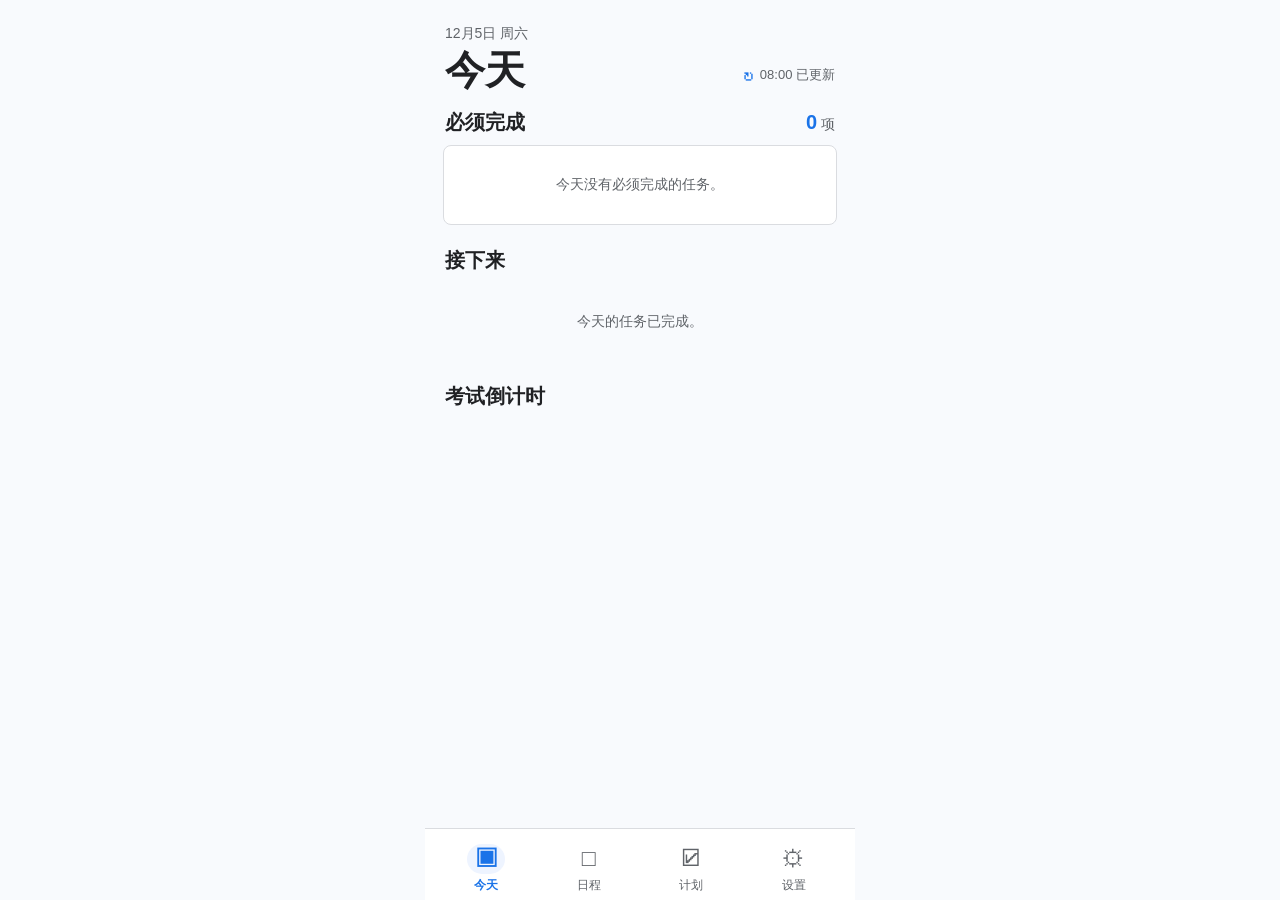
<file: index.html>
<!doctype html>
<html lang="zh-CN">
  <head>
    <meta charset="utf-8">
    <meta name="viewport" content="width=device-width, initial-scale=1, viewport-fit=cover">
    <meta name="theme-color" content="#f8fafd">
    <meta name="apple-mobile-web-app-capable" content="yes">
    <meta name="apple-mobile-web-app-title" content="今日计划">
    <meta name="apple-mobile-web-app-status-bar-style" content="default">
    <title>今日计划</title>
    <link rel="manifest" href="manifest.webmanifest">
    <link rel="icon" href="assets/icon.svg" type="image/svg+xml">
    <link rel="apple-touch-icon" href="assets/apple-touch-icon.png">
    <link rel="stylesheet" href="styles.css">
  </head>
  <body>
    <main class="app-shell">
      <header class="top-bar">
        <div>
          <p class="date-label" id="dateLabel">6月12日 星期五</p>
          <h1 id="pageTitle">今天</h1>
        </div>
        <button class="sync-button" id="refreshPlan" type="button" aria-label="刷新计划">
          <span class="sync-icon" aria-hidden="true">↻</span>
          <span id="syncLabel">08:00 已更新</span>
        </button>
      </header>

      <section class="screen active" id="todayScreen" aria-labelledby="pageTitle">
        <div id="urgentNotice"></div>

        <div class="section-heading">
          <h2>必须完成</h2>
          <span class="count"><strong id="todayCount">3</strong> 项</span>
        </div>
        <div class="task-list" id="todayList"></div>

        <section class="next-section" aria-labelledby="nextTitle">
          <div class="section-heading">
            <h2 id="nextTitle">接下来</h2>
          </div>
          <div id="nextTask"></div>
        </section>

        <section class="countdown-section" aria-labelledby="countdownTitle">
          <div class="section-heading">
            <h2 id="countdownTitle">考试倒计时</h2>
          </div>
          <div class="countdown-grid" id="countdownGrid"></div>
        </section>
      </section>

      <section class="screen" id="scheduleScreen" aria-labelledby="scheduleTitle">
        <div class="screen-heading">
          <h2 id="scheduleTitle">近期日程</h2>
          <p>课程、截止日期和考试集中查看。</p>
        </div>
        <div class="schedule-list" id="scheduleList"></div>
      </section>

      <section class="screen" id="plansScreen" aria-labelledby="plansTitle">
        <div class="screen-heading action-heading">
          <div>
            <h2 id="plansTitle">我的计划</h2>
            <p>考试周结束后也可以继续使用。</p>
          </div>
          <button class="icon-button" id="addPlan" type="button" aria-label="添加计划">＋</button>
        </div>
        <div class="plans-list" id="plansList"></div>
      </section>

      <section class="screen" id="settingsScreen" aria-labelledby="settingsTitle">
        <div class="screen-heading">
          <h2 id="settingsTitle">设置</h2>
          <p>提醒、离线状态与安装方式。</p>
        </div>

        <div class="settings-group">
          <div class="setting-row">
            <div>
              <h3>08:00 日历提醒</h3>
              <p>导入后，iPhone 每天提醒你查看计划。</p>
            </div>
            <button class="text-button" id="downloadReminder" type="button">下载</button>
          </div>
          <div class="setting-row">
            <div>
              <h3>本地完成状态</h3>
              <p>勾选记录只保存在当前设备。</p>
            </div>
            <span class="status-value positive">已开启</span>
          </div>
          <div class="setting-row">
            <div>
              <h3>离线使用</h3>
              <p>首次打开后可在无网络时查看。</p>
            </div>
            <span class="status-value" id="offlineStatus">检查中</span>
          </div>
        </div>

        <div class="install-guide">
          <h2>安装到 iPhone</h2>
          <ol>
            <li>使用 Safari 打开此页面。</li>
            <li>点“分享”，选择“添加到主屏幕”。</li>
            <li>从桌面打开“今日计划”。</li>
          </ol>
        </div>
      </section>
    </main>

    <nav class="bottom-nav" aria-label="主导航">
      <button class="nav-item active" data-tab="today" type="button">
        <span class="nav-icon" aria-hidden="true">▣</span>
        <span>今天</span>
      </button>
      <button class="nav-item" data-tab="schedule" type="button">
        <span class="nav-icon" aria-hidden="true">□</span>
        <span>日程</span>
      </button>
      <button class="nav-item" data-tab="plans" type="button">
        <span class="nav-icon" aria-hidden="true">☑</span>
        <span>计划</span>
      </button>
      <button class="nav-item" data-tab="settings" type="button">
        <span class="nav-icon" aria-hidden="true">⚙</span>
        <span>设置</span>
      </button>
    </nav>

    <dialog class="plan-dialog" id="planDialog">
      <form method="dialog" class="dialog-card" id="planForm">
        <header>
          <h2>添加计划</h2>
          <button class="dialog-close" value="cancel" aria-label="关闭">×</button>
        </header>
        <label>
          计划名称
          <input id="planTitle" name="title" autocomplete="off" required placeholder="例如：准备期末考试">
        </label>
        <label>
          每天要做的事
          <textarea id="planBody" name="body" rows="6" placeholder="每行写一项任务"></textarea>
        </label>
        <div class="form-grid">
          <label>
            开始日期
            <input id="startDate" name="startDate" type="date" required>
          </label>
          <label>
            持续天数
            <input id="dayCount" name="dayCount" type="number" min="1" max="60" value="7" required>
          </label>
        </div>
        <button class="primary-button" value="default">保存计划</button>
      </form>
    </dialog>

    <script src="app.js" defer></script>
  </body>
</html>
</file>
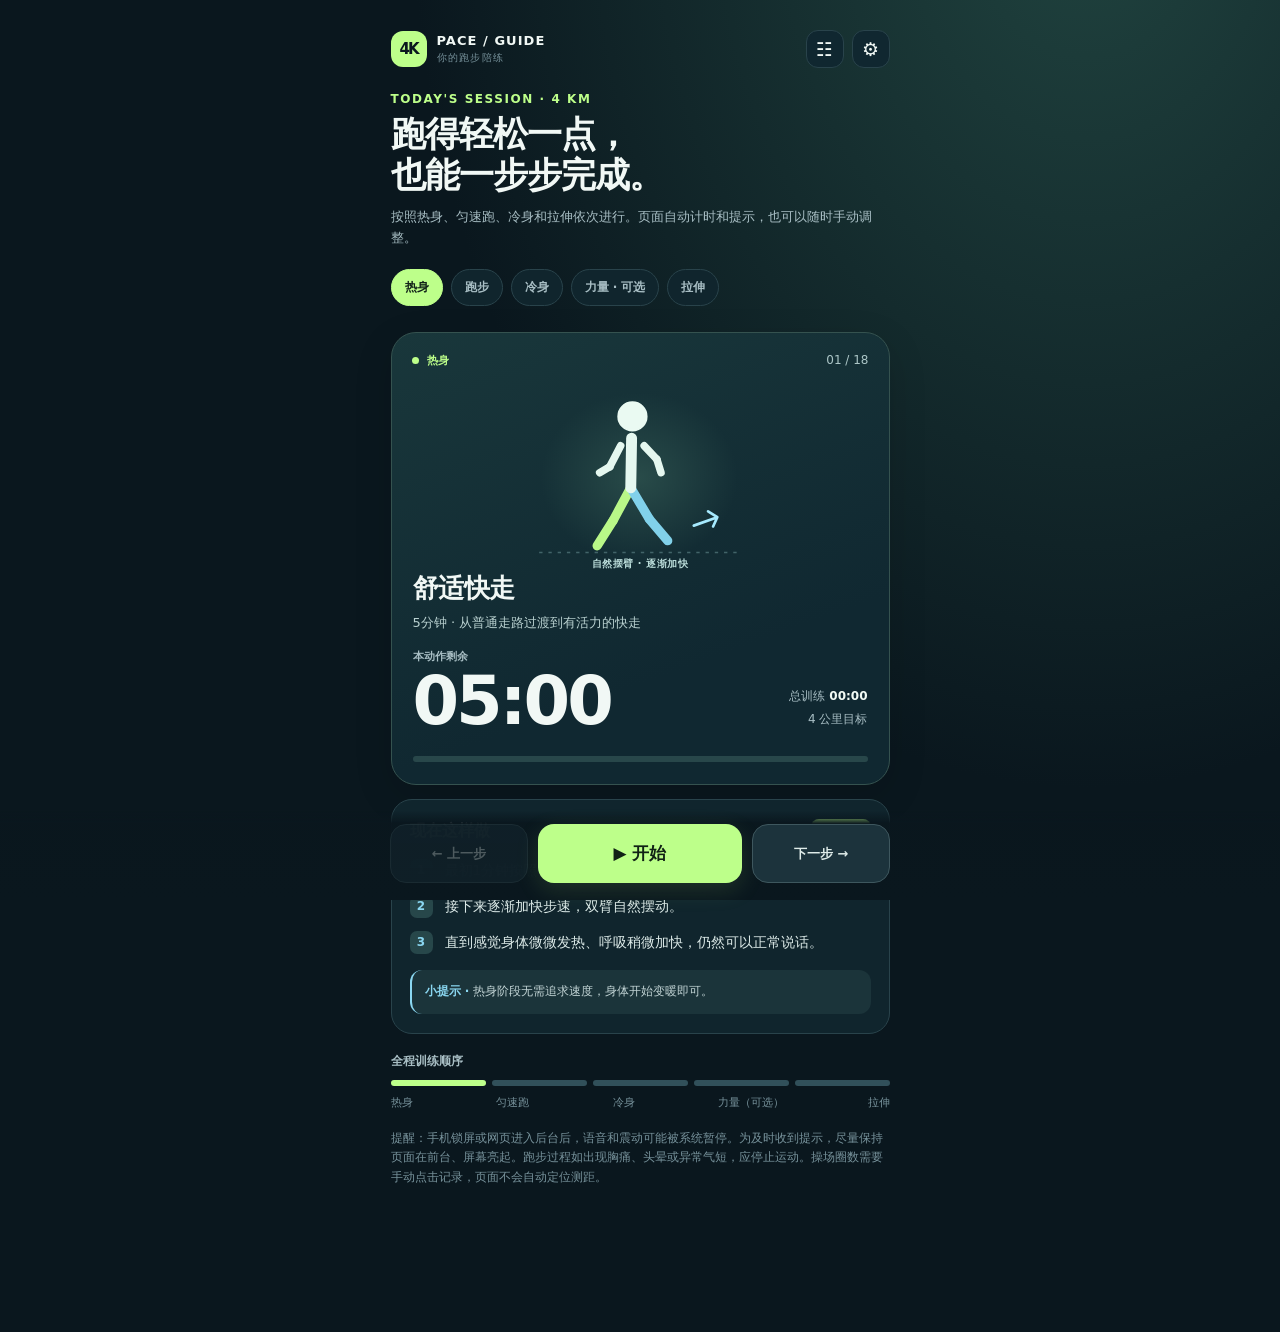
<file: running/index.html>
<!DOCTYPE html>
<html lang="zh-CN">
<head>
<meta charset="utf-8">
<meta name="viewport" content="width=device-width, initial-scale=1, viewport-fit=cover">
<meta name="theme-color" content="#0a171e">
<title>4KM · 我的跑步训练助手</title>
<style>
:root{color-scheme:dark;--bg:#0a171e;--panel:#102730;--panel2:#142e37;--line:#29434b;--ink:#f1f8f5;--sub:#a8bec4;--muted:#76919a;--mint:#bdff8a;--sky:#8ad7f1;--orange:#f7c47c;--safe:env(safe-area-inset-bottom,0px)}
*{box-sizing:border-box}html{scroll-behavior:smooth}body{margin:0;min-height:100vh;background:radial-gradient(ellipse at 85% -8%,#20433f 0,transparent 44%),var(--bg);color:var(--ink);font-family:-apple-system,BlinkMacSystemFont,"PingFang SC","Microsoft YaHei",system-ui,sans-serif;-webkit-font-smoothing:antialiased;font-size:15px}
button,input,select{font:inherit}button{cursor:pointer;-webkit-tap-highlight-color:transparent}button:focus-visible,input:focus-visible,select:focus-visible{outline:3px solid var(--sky);outline-offset:3px}button:disabled{opacity:.32;cursor:not-allowed}.app{max-width:535px;margin:auto;padding:24px 18px calc(132px + var(--safe));}
header{display:flex;align-items:center;justify-content:space-between;gap:12px;margin-bottom:24px}.brand{display:flex;align-items:center;gap:10px}.brandmark{display:grid;place-items:center;color:var(--bg);background:var(--mint);width:36px;height:36px;border-radius:12px;font-weight:900;letter-spacing:-2px}.brandname{font-weight:800;letter-spacing:.08em;font-size:13px}.brandname small{display:block;color:var(--muted);font-weight:550;font-size:10px;letter-spacing:.13em;margin-top:3px}.headerTools{display:flex;gap:8px}.iconbtn{display:grid;place-items:center;width:38px;height:38px;border-radius:12px;border:1px solid var(--line);background:var(--panel);color:var(--ink);font-size:19px}
.eyebrow{color:var(--mint);font-size:12px;font-weight:750;letter-spacing:.13em;margin-bottom:8px}.headline{font-size:clamp(28px,7vw,35px);line-height:1.17;letter-spacing:-1px;margin:0 0 10px;font-weight:810}.intro{font-size:13px;line-height:1.65;color:var(--sub);margin:0 0 18px}.phase-nav{display:flex;gap:8px;overflow-x:auto;padding:2px 0 7px;scrollbar-width:none;margin:0 -18px 19px;padding-left:18px;padding-right:18px}.phase-nav::-webkit-scrollbar{display:none}.phase-pill{white-space:nowrap;border:1px solid var(--line);background:#10252d;color:var(--sub);border-radius:30px;padding:9px 13px;font-size:12px;font-weight:700}.phase-pill.active{background:var(--mint);color:#122319;border-color:var(--mint)}.phase-pill.done{border-color:#48684e;color:var(--mint)}
.hero{border-radius:25px;background:linear-gradient(160deg,#19373b 0%,#102831 70%);border:1px solid #35524f;overflow:hidden;box-shadow:0 12px 38px #0002}.heroTop{padding:20px 20px 0;display:flex;align-items:center;justify-content:space-between;gap:10px}.stageChip{display:inline-flex;align-items:center;gap:8px;font-size:11px;font-weight:750;color:var(--mint);letter-spacing:.08em}.stageChip::before{content:"";width:7px;height:7px;background:var(--mint);border-radius:100%}.stepCount{font-size:12px;color:#acc6c7;font-variant-numeric:tabular-nums}.drawing{height:200px;margin:3px 14px 0;display:grid;place-items:center}.drawing svg{height:100%;width:100%;max-width:370px}.heroBottom{padding:0 21px 22px}.stageTitle{margin:0;font-size:26px;font-weight:830;letter-spacing:-.5px}.stageSub{margin:7px 0 16px;color:#b9d1d0;font-size:13px;line-height:1.55}.timerRow{display:flex;align-items:end;justify-content:space-between;gap:12px}.timerLabel{color:var(--sub);font-size:11px;font-weight:650;margin-bottom:4px}.digits{font-variant-numeric:tabular-nums;font-size:clamp(49px,13vw,67px);letter-spacing:-3px;line-height:1;font-weight:780}.otherTimers{text-align:right;padding-bottom:4px;color:var(--sub);font-size:12px;line-height:1.9}.otherTimers b{font-weight:750;color:#f2fbf5}.progress{height:6px;background:#28474a;border-radius:9px;margin-top:21px;overflow:hidden}.progressFill{width:0%;height:100%;background:var(--mint);border-radius:9px;transition:width .25s}
.lapPanel{margin-top:13px;display:none;align-items:center;gap:11px;border:1px solid #3d6959;background:#18372e;border-radius:19px;padding:13px 14px}.lapPanel.show{display:flex}.lapnum{font-size:27px;color:var(--mint);font-weight:800;font-variant-numeric:tabular-nums;letter-spacing:-1px}.lapMeta{color:#b5cfc1;font-size:11px;line-height:1.5;flex:1}.lapMeta strong{display:block;color:#ecfdec;font-size:12px}.lapButtons{display:flex;align-items:center;gap:6px}.smallBtn{border:1px solid #486d5b;border-radius:11px;background:#244638;color:#f2ffee;min-width:35px;height:37px;font-weight:800}.lapPlus{background:var(--mint);color:#15251a;border:none;padding:0 13px;min-width:81px}
.card{margin-top:14px;border-radius:21px;background:#10252d;border:1px solid var(--line);padding:19px 18px}.cardHead{display:flex;justify-content:space-between;align-items:center;gap:10px;margin-bottom:15px}.sectionLabel{font-size:16px;font-weight:760;margin:0}.focusChip{font-size:11px;border-radius:8px;color:#111e17;background:var(--mint);padding:5px 8px;font-weight:750}.guide{margin:0;padding:0;list-style:none;counter-reset:step}.guide li{counter-increment:step;display:flex;gap:12px;align-items:flex-start;line-height:1.6;font-size:14px;padding:0 0 13px;color:#dceae8}.guide li:last-child{padding-bottom:0}.guide li::before{content:counter(step);flex:0 0 23px;height:23px;border-radius:7px;background:#27474a;color:var(--sky);font-size:12px;font-weight:800;display:grid;place-items:center}.caution{padding:12px 13px;border-radius:12px;background:#1b343a;color:#c2d4d5;font-size:12px;line-height:1.65;margin-top:16px;border-left:2px solid var(--sky)}.caution strong{color:var(--sky)}
.miniHeading{color:var(--sub);font-size:12px;margin:19px 0 10px;font-weight:700}.schedule{display:grid;grid-template-columns:repeat(5,1fr);gap:6px}.schedCell{height:6px;background:#31505a;border-radius:4px}.schedCell.active{background:var(--mint)}.schedCell.past{background:#62866b}.scheduleLabels{display:flex;justify-content:space-between;color:var(--muted);font-size:11px;margin-top:9px}.extraNote{color:var(--muted);font-size:12px;line-height:1.65;margin-top:19px}.extraNote a{color:var(--sky)}
.dock{position:fixed;bottom:0;left:0;right:0;padding:13px 16px calc(13px + var(--safe));background:linear-gradient(180deg,transparent 0%,#0a171ef9 14%,#0a171e 100%);z-index:10}.dockInner{max-width:500px;display:flex;gap:10px;align-items:center;margin:auto}.dockBtn{height:59px;border-radius:16px;display:flex;align-items:center;justify-content:center;gap:6px;font-weight:790;border:1px solid #3e575e;background:#1c333c;color:#dfece9;flex:1;font-size:13px}.playBtn{flex:1.55;background:var(--mint);border:0;color:#102115;font-size:17px;box-shadow:0 7px 23px #b6fb7d20}.playBtn.pausing{background:#e5f7e8}.toast{position:fixed;left:50%;transform:translateX(-50%) translateY(18px);bottom:calc(101px + var(--safe));z-index:30;opacity:0;pointer-events:none;transition:opacity .25s,transform .25s;max-width:min(92vw,460px);background:#def9da;color:#172d23;padding:12px 16px;border-radius:12px;font-size:13px;font-weight:700;box-shadow:0 12px 35px #0007;text-align:center}.toast.show{opacity:1;transform:translateX(-50%) translateY(0)}
.dialogOverlay{position:fixed;inset:0;background:#0009;display:none;z-index:20;align-items:flex-end;justify-content:center}.dialogOverlay.show{display:flex}.dialog{width:100%;max-width:535px;max-height:90vh;background:#142933;border:1px solid #44616a;border-radius:23px 23px 0 0;overflow:auto;padding:22px 20px calc(28px + var(--safe));box-shadow:0 -20px 60px #0006}.dialog h2{font-size:22px;margin:0 0 7px}.dialog p{font-size:12px;color:var(--sub);line-height:1.6;margin:0 0 22px}.setting{display:flex;align-items:center;justify-content:space-between;gap:15px;padding:15px 0;border-bottom:1px solid var(--line)}.setting label{font-weight:680;font-size:14px}.setting small{display:block;color:var(--muted);font-size:11px;line-height:1.5;margin-top:4px}.toggle{appearance:none;width:45px;height:27px;border-radius:20px;background:#48616b;position:relative;transition:background .2s;flex-shrink:0}.toggle:before{content:"";position:absolute;width:21px;height:21px;top:3px;left:3px;background:white;border-radius:50%;transition:transform .2s}.toggle:checked{background:#9de979}.toggle:checked:before{transform:translateX(18px)}.timeSelect{border:1px solid #547277;border-radius:10px;padding:9px;background:#203d46;color:#f4ffff}.dialogActions{display:flex;gap:9px;margin-top:22px}.dialogActions button{flex:1;padding:13px;border-radius:12px;border:1px solid #526971;color:#e4f0ed;background:#23404a;font-weight:720}.dialogActions .accent{background:var(--mint);border-color:var(--mint);color:#122218}.stageJump{width:100%;border:1px solid #324b54;background:#1b333e;color:#e3f2f0;border-radius:12px;margin-top:7px;display:flex;align-items:center;gap:12px;padding:12px;text-align:left}.stageJump.selected{border-color:var(--mint);background:#294339}.stageJump span{font-size:12px;color:var(--sub);min-width:27px}.stageJump b{flex:1;font-size:13px}.stageJump em{font-size:11px;color:var(--muted);font-style:normal}.hidden{display:none!important}
.is-training header{margin-bottom:15px}.is-training .eyebrow,.is-training .headline,.is-training .intro{display:none}.is-training .phase-nav{margin-bottom:13px}.is-training .heroTop{padding-top:15px}.is-training .drawing{height:154px}.is-training .heroBottom{padding-bottom:18px}.is-training .stageTitle{font-size:24px}.is-training .stageSub{margin-bottom:11px}.is-training .progress{margin-top:13px}.is-training .card{padding-top:16px}.is-training .guide li{padding-bottom:9px}
@media(min-width:600px){.app{padding-top:30px}.dock{padding-bottom:17px}.dialog{border-radius:22px;margin-bottom:15px;max-height:87vh}.dialogOverlay{align-items:flex-end}}
@media(prefers-reduced-motion:reduce){*,*:before,*:after{scroll-behavior:auto!important;transition:none!important;animation:none!important}}
</style>
</head>
<body>
<main class="app">
<header><div class="brand"><div class="brandmark">4K</div><div class="brandname">PACE / GUIDE<small>你的跑步陪练</small></div></div><div class="headerTools"><button class="iconbtn" id="jumpOpen" aria-label="查看全部阶段" title="全部阶段">☷</button><button class="iconbtn" id="settingsOpen" aria-label="训练设置" title="设置">⚙</button></div></header>
<div class="eyebrow">TODAY'S SESSION · 4 KM</div><h1 class="headline">跑得轻松一点，<br>也能一步步完成。</h1><p class="intro">按照热身、匀速跑、冷身和拉伸依次进行。页面自动计时和提示，也可以随时手动调整。</p>
<nav class="phase-nav" id="phaseNav" aria-label="训练阶段"></nav>
<section class="hero" aria-label="当前训练动作"><div class="heroTop"><span class="stageChip" id="stageChip">热身</span><span class="stepCount" id="stepCount">01 / 17</span></div><div class="drawing" id="drawing" aria-label="当前动作的示意图"></div><div class="heroBottom"><h2 class="stageTitle" id="stageTitle">舒适快走</h2><p class="stageSub" id="stageSub">逐渐让身体进入运动状态</p><div class="timerRow"><div><div class="timerLabel" id="timerLabel">本动作剩余</div><div class="digits" id="timeLeft" role="timer" aria-live="off">05:00</div></div><div class="otherTimers"><div>总训练 <b id="totalTime">00:00</b></div><div id="runTimeInfo">4 公里目标</div></div></div><div class="progress"><div class="progressFill" id="progressFill"></div></div></div></section>
<div id="lapPanel" class="lapPanel"><div class="lapnum" id="lapNum">0/10</div><div class="lapMeta"><strong>已记录的操场圈数</strong><span id="lapDistance">0.0 / 4.0 公里</span></div><div class="lapButtons"><button class="smallBtn" id="lapMinus" aria-label="撤销上一圈">−</button><button class="smallBtn lapPlus" id="lapPlus">+ 1 圈</button></div></div>
<section class="card"><div class="cardHead"><h3 class="sectionLabel">现在这样做</h3><span id="focusChip" class="focusChip">循序渐进</span></div><ol class="guide" id="guide"></ol><div class="caution" id="caution"></div></section>
<div class="miniHeading">全程训练顺序</div><div class="schedule" id="scheduleBar"></div><div class="scheduleLabels"><span>热身</span><span>匀速跑</span><span>冷身</span><span>力量（可选）</span><span>拉伸</span></div>
<p class="extraNote">提醒：手机锁屏或网页进入后台后，语音和震动可能被系统暂停。为及时收到提示，尽量保持页面在前台、屏幕亮起。跑步过程如出现胸痛、头晕或异常气短，应停止运动。操场圈数需要手动点击记录，页面不会自动定位测距。</p>
</main>
<div class="dock"><div class="dockInner"><button class="dockBtn" id="prevBtn">← 上一步</button><button class="dockBtn playBtn" id="playBtn">▶ 开始</button><button class="dockBtn" id="nextBtn">下一步 →</button></div></div>
<div class="toast" id="toast" role="status" aria-live="polite"></div>
<div class="dialogOverlay" id="settingsOverlay"><div class="dialog" role="dialog" aria-modal="true" aria-label="训练设置"><h2>训练设置</h2><p>提醒会在步骤自动切换时触发。运动中建议开启语音提醒。</p>
<div class="setting"><div><label for="voiceToggle">语音提醒</label><small>普通话播报当前动作和换边提示</small></div><input id="voiceToggle" type="checkbox" class="toggle" checked></div>
<div class="setting"><div><label for="vibrateToggle">震动提醒</label><small>设备及浏览器支持时生效</small></div><input id="vibrateToggle" type="checkbox" class="toggle" checked></div>
<div class="setting"><div><label for="autoToggle">自动切换步骤</label><small>时间结束后进入下一步，跑步须记录完成圈数</small></div><input id="autoToggle" type="checkbox" class="toggle" checked></div>
<div class="setting"><div><label for="runGoalSelect">4公里预计用时</label><small>只用于调整跑步阶段提示，并非限时要求</small></div><select class="timeSelect" id="runGoalSelect"><option value="30">30 分钟</option><option value="35">35 分钟</option><option value="40" selected>40 分钟</option><option value="45">45 分钟</option><option value="50">50 分钟</option><option value="55">55 分钟</option><option value="60">60 分钟</option></select></div>
<div class="dialogActions"><button id="resetBtn">重置本次训练</button><button class="accent" id="testAudioBtn">试听提醒</button><button id="closeSettings">完成</button></div></div></div>
<div class="dialogOverlay" id="jumpOverlay"><div class="dialog" role="dialog" aria-modal="true" aria-label="切换训练动作"><h2>全部动作</h2><p>点击任意步骤即可切换。手动切换将重新开始该动作的计时，已记录的圈数会保留。</p><div id="jumpList"></div><div class="dialogActions"><button class="accent" id="closeJump">关闭</button></div></div></div>
<script>
(()=>{
'use strict';
const DATA=[
{group:'热身',name:'舒适快走',sub:'5分钟 · 从普通走路过渡到有活力的快走',sec:300,scene:'walk',focus:'逐渐升温',steps:['最初1分钟按照平时走路的速度前进。','接下来逐渐加快步速，双臂自然摆动。','直到感觉身体微微发热、呼吸稍微加快，仍然可以正常说话。'],tip:'热身阶段无需追求速度，身体开始变暖即可。'},
{group:'热身',name:'原地踏步提膝',sub:'1分钟 · 交替抬膝，活动髋部',sec:60,scene:'march',focus:'动作轻柔',steps:['站稳，目视前方，保持上身自然挺直。','左右腿交替抬膝，幅度舒适即可。','配合自然摆臂，动作连贯，不要急着加速。'],tip:'无需跳跃；若站立不稳可以扶住旁边的栏杆。'},
{group:'热身',name:'前后摆腿',sub:'1分钟 · 每条腿约30秒',sec:60,scene:'swing',focus:'扶稳再摆',steps:['一只手扶住栏杆或稳定支撑物。','右腿放松，先用小幅度前后摆动，逐渐扩大到舒适范围。','约30秒后换左腿，另一条腿保持微屈、稳定站立。'],tip:'摆腿不需要甩得很高，也不要牵拉到疼痛。',half:'换另一条腿，继续前后摆动。'},
{group:'热身',name:'活动脚踝',sub:'1分钟 · 每侧约30秒',sec:60,scene:'ankle',focus:'脚踝灵活',steps:['扶稳栏杆，一只脚轻轻离开地面。','缓慢转动脚踝，顺时针、逆时针各转几次。','约30秒后换脚，整个动作保持轻松。'],tip:'动作范围以关节舒服为准，避免强行扭转。',half:'换另一只脚，继续慢慢绕环。'},
{group:'热身',name:'原地轻跑',sub:'2分钟 · 把快走慢慢过渡为跑步',sec:120,scene:'jog',focus:'轻快落地',steps:['原地小幅度交替抬脚，双臂自然摆动。','先保持舒缓节奏，再渐渐达到轻松慢跑的感觉。','肩颈放松，准备进入4公里跑步。'],tip:'不需要高抬腿或冲刺，只要把身体带入跑步状态。'},
{group:'跑步',name:'慢跑起步',sub:'参考第1至2圈 · 时间仅用于提示',runPart:0,scene:'run',focus:'刻意放慢',steps:['从非常轻松的速度开始，前400米尤其不要急。','身体微微向前移动，手臂自然前后摆动。','测试自己能否完整说出一句话；如果喘得厉害就减速或穿插快走。'],tip:'记录圈数请点下方「+1圈」。前800米只做适应，不追求配速。'},
{group:'跑步',name:'找到稳定节奏',sub:'参考第3至7圈 · 以轻松有氧为主',runPart:1,scene:'run',focus:'均匀呼吸',steps:['保持能连续说完整句子的舒适速度。','肩膀放松，让髋部和大腿自然带动双腿，不要刻意跨很大步。','若感觉吃力，可以跑2分钟、快走1分钟，继续累计总距离。'],tip:'预计时间与实际圈数可能不一致。当前阶段随时间切换，距离以你手动记录的圈数为准。'},
{group:'跑步',name:'观察体能',sub:'参考第8至9圈 · 检查姿势和疲劳',runPart:2,scene:'run',focus:'留有余力',steps:['留意呼吸是否平稳，小腿或膝盖是否出现不适。','如状态良好，继续保持刚才的速度。','如疲劳明显，主动放慢或穿插步行，维持舒适感。'],tip:'今天刚恢复运动，不安排加速跑。'},
{group:'跑步',name:'平稳完成4公里',sub:'参考第10圈 · 以手动记录10圈结束',runPart:3,scene:'run',focus:'不冲刺',steps:['保持自然、舒适的步速完成剩余距离。','每完成400米，点击下方「+1圈」。','到10圈时自动进入冷身；也可手动选择下一步提前结束。'],tip:'预计时间到时不会强制结束。跑不动可以步行完成，身体不适则及时停止。'},
{group:'冷身',name:'慢走恢复',sub:'6分钟 · 从运动状态逐渐恢复',sec:360,scene:'walk',focus:'放缓呼吸',steps:['由慢跑逐渐过渡到快走，再慢慢降到普通走路速度。','保持自然呼吸，让心跳和呼吸逐步平缓。','感到呼吸恢复后再进行自重训练或静态拉伸。'],tip:'跑完避免立刻坐下或突然停止运动。'},
{group:'力量',name:'可选自重深蹲',sub:'2分钟 · 最多1组8次，感觉疲劳可跳过',sec:120,scene:'squat',focus:'少量即可',steps:['双脚与肩差不多宽，脚尖自然朝前或稍向外。','髋部缓缓向后坐，膝盖顺着脚尖方向弯曲。','在舒服的深度站起，重复8次，然后休息或直接切换到拉伸。'],tip:'这是老师建议的跑后自重训练的温和版本。今天不做深蹲跳、蛙跳；腿部疲劳可直接跳过。'},
{group:'拉伸',name:'小腿后侧拉伸',sub:'1分20秒 · 左右各40秒',sec:80,scene:'calf',focus:'脚跟着地',steps:['面向墙或栏杆，双手扶稳，一脚在前，一脚向后。','后脚脚跟轻轻压住地面，膝盖自然伸展。','身体稍向前移动，感觉后侧小腿轻微拉伸；40秒后换边。'],tip:'拉到轻微牵拉感就够了，不要弹震或压到疼痛。',half:'换另一侧小腿，保持脚跟着地。'},
{group:'拉伸',name:'大腿前侧拉伸',sub:'1分20秒 · 左右各40秒',sec:80,scene:'quad',focus:'扶稳身体',steps:['扶住栏杆保持平衡，单脚站稳。','另一腿向后弯，用同侧手轻轻扶住脚踝。','双膝大致朝下，轻柔拉伸大腿前侧；40秒后换边。'],tip:'腰部不要刻意后仰，膝盖如果不舒服就减小幅度。',half:'换腿，继续轻轻拉伸大腿前侧。'},
{group:'拉伸',name:'大腿后侧拉伸',sub:'1分20秒 · 左右各40秒',sec:80,scene:'hamstring',focus:'髋部后移',steps:['一只脚向前迈出半步，脚跟着地、脚尖抬起。','支撑腿微屈，髋部向后移，上身自然稍微前倾。','感觉前腿大腿后侧有轻微牵拉，保持40秒后换边。'],tip:'保持背部自然，不必强行用手去够脚尖。',half:'换腿，拉伸另一侧大腿后侧。'},
{group:'拉伸',name:'髋屈肌拉伸',sub:'1分20秒 · 左右各40秒',sec:80,scene:'hip',focus:'动作缓慢',steps:['一脚向前成弓步，后侧膝盖可放在软垫上。','保持上身挺直，轻微收紧腹部。','缓缓将骨盆向前移动，感觉后腿髋部前侧拉伸；40秒后换边。'],tip:'若地面不适合跪地，可改成站姿小弓步，不需要将膝盖落地。',half:'换另一侧，轻轻向前移动骨盆。'},
{group:'拉伸',name:'臀部拉伸',sub:'1分20秒 · 左右各40秒',sec:80,scene:'glute',focus:'温和牵拉',steps:['坐在稳固的椅子或干净的地垫上。','将一侧脚踝放到另一条腿大腿上方，形成数字4的姿势。','身体轻微前倾，感受臀部拉伸；40秒后换边。'],tip:'膝盖有不适就减小幅度，也可以跳过。',half:'换另一侧臀部，保持自然呼吸。'},
{group:'拉伸',name:'坐姿体前屈',sub:'1分30秒 · 轻轻向前延伸',sec:90,scene:'fold',focus:'不强压',steps:['坐在干净的垫子上，两腿自然向前伸。','从髋部缓缓前倾，双手自然朝脚尖方向伸。','保持自然呼吸，在舒服的位置停留20至30秒，稍休息后可再做一次。'],tip:'柔韧性会逐渐改善，无需今天就摸到脚尖。'},
{group:'完成',name:'今天的训练完成',sub:'做得很好。记得喝水、休息和观察身体感受。',scene:'done',focus:'恢复优先',steps:['慢慢补充饮水，换掉被汗浸湿的衣物。','今天剩余时间适当活动，不必追加高强度运动。','明天按老师的安排休息，或只是轻松散步。'],tip:'出现持续疼痛或异常不适，应停止训练并寻求适当帮助。'}
];
const GROUPS=['热身','跑步','冷身','力量','拉伸'];
const RATES=[.20,.50,.20,.10];
const $=id=>document.getElementById(id);
const storageKey='pace4km_mobile_v2';
const init={index:0,elapsed:0,total:0,laps:0,goal:40,playing:false,auto:true,voice:true,vibrate:true,started:false,playedHalf:false,runOverWarned:false};
let state={...init},lastTick=Date.now(),toastTimer=0,wakeLock=null,audioContext=null,lastSave=0;
try{let raw=JSON.parse(localStorage.getItem(storageKey)||'null');if(raw){state={...init,...raw,playing:false};state.index=Math.max(0,Math.min(DATA.length-1,Math.round(state.index||0)));state.elapsed=Math.max(0,Number(state.elapsed)||0);state.total=Math.max(0,Number(state.total)||0);state.laps=Math.max(0,Math.min(10,Number(state.laps)||0));state.goal=[30,35,40,45,50,55,60].includes(Number(state.goal))?Number(state.goal):40;}}catch(e){}
const pad=n=>String(n).padStart(2,'0');const fmt=s=>{s=Math.max(0,Math.floor(s));return pad(Math.floor(s/60))+':'+pad(s%60)};
const duration=i=>DATA[i].runPart!==undefined?Math.round(state.goal*60*RATES[DATA[i].runPart]):DATA[i].sec||0;
const inRun=()=>DATA[state.index].group==='跑步';
const runSeconds=()=>DATA.reduce((sum,d,i)=>sum+(d.group==='跑步'&&i<state.index?duration(i):0),0)+(inRun()?state.elapsed:0);
const getStart=g=>DATA.findIndex(d=>d.group===g);
function announce(msg){showToast(msg);if(state.vibrate&&navigator.vibrate){try{navigator.vibrate([90,70,90])}catch(e){}}if(state.voice){try{if('speechSynthesis' in window){window.speechSynthesis.cancel();const u=new SpeechSynthesisUtterance(msg);u.lang='zh-CN';u.rate=.95;u.volume=1;let voices=window.speechSynthesis.getVoices();let chinese=voices.find(v=>v.lang.toLowerCase().startsWith('zh'));if(chinese)u.voice=chinese;window.speechSynthesis.speak(u);}else beep()}catch(e){beep()}}}
function beep(){try{const AC=window.AudioContext||window.webkitAudioContext;if(!AC)return;audioContext=audioContext||new AC();audioContext.resume();const osc=audioContext.createOscillator();const gain=audioContext.createGain();osc.frequency.value=680;osc.type='sine';gain.gain.value=.035;osc.connect(gain);gain.connect(audioContext.destination);osc.start();osc.stop(audioContext.currentTime+.18)}catch(e){}}
function showToast(msg){const el=$('toast');el.textContent=msg;el.classList.add('show');clearTimeout(toastTimer);toastTimer=setTimeout(()=>el.classList.remove('show'),3300)}
async function requestWake(){try{if('wakeLock' in navigator&&state.playing&&!wakeLock){wakeLock=await navigator.wakeLock.request('screen');wakeLock.addEventListener('release',()=>wakeLock=null)}}catch(e){}}
function releaseWake(){if(wakeLock){try{wakeLock.release()}catch(e){}wakeLock=null}}
function save(force=false){if(!force&&Date.now()-lastSave<2500)return;lastSave=Date.now();try{localStorage.setItem(storageKey,JSON.stringify({...state,playing:false}))}catch(e){}}
const P={
walk:{head:[151,54],neck:[150,80],hip:[149,139],sl:[137,89],el:[124,114],hl:[112,121],sr:[165,89],er:[180,105],hr:[185,121],kl:[128,178],fl:[109,208],kr:[171,176],fr:[193,202]},
march:{head:[151,54],neck:[150,80],hip:[149,139],sl:[137,89],el:[123,112],hl:[111,119],sr:[165,89],er:[177,108],hr:[185,120],kl:[130,180],fl:[124,208],kr:[193,153],fr:[210,176]},
swing:{head:[143,54],neck:[143,80],hip:[143,139],sl:[131,89],el:[117,111],hl:[99,113],sr:[155,89],er:[175,105],hr:[187,100],kl:[137,181],fl:[133,207],kr:[191,155],fr:[224,134]},
ankle:{head:[152,54],neck:[151,80],hip:[150,139],sl:[139,89],el:[119,107],hl:[106,102],sr:[163,89],er:[180,108],hr:[189,106],kl:[136,180],fl:[131,206],kr:[178,175],fr:[178,197]},
jog:{head:[151,54],neck:[150,80],hip:[149,139],sl:[137,89],el:[116,110],hl:[127,123],sr:[164,89],er:[181,113],hr:[168,123],kl:[122,175],fl:[126,205],kr:[177,164],fr:[205,165]},
run:{head:[151,54],neck:[149,80],hip:[147,137],sl:[137,90],el:[115,110],hl:[129,128],sr:[162,88],er:[179,112],hr:[166,125],kl:[115,171],fl:[99,208],kr:[181,159],fr:[216,171]},
squat:{head:[150,62],neck:[151,89],hip:[175,150],sl:[138,97],el:[148,124],hl:[170,124],sr:[164,97],er:[185,115],hr:[202,120],kl:[130,174],fl:[126,208],kr:[198,175],fr:[205,208]},
calf:{head:[136,53],neck:[138,80],hip:[151,140],sl:[126,89],el:[109,110],hl:[89,112],sr:[149,89],er:[134,109],hr:[100,113],kl:[183,179],fl:[218,208],kr:[130,176],fr:[117,207]},
quad:{head:[151,53],neck:[151,80],hip:[151,141],sl:[137,88],el:[124,109],hl:[105,109],sr:[163,88],er:[177,121],hr:[180,166],kl:[139,181],fl:[137,208],kr:[183,161],fr:[178,181]},
hamstring:{head:[164,63],neck:[158,91],hip:[143,146],sl:[148,98],el:[140,121],hl:[132,139],sr:[171,98],er:[159,121],hr:[151,139],kl:[120,175],fl:[99,208],kr:[195,183],fr:[219,210]},
hip:{head:[172,66],neck:[170,93],hip:[161,148],sl:[159,101],el:[155,127],hl:[170,138],sr:[182,102],er:[187,124],hr:[175,139],kl:[192,174],fl:[202,209],kr:[111,179],fr:[94,207]},
glute:{head:[151,50],neck:[153,79],hip:[154,145],sl:[139,89],el:[134,113],hl:[135,134],sr:[164,89],er:[179,113],hr:[181,134],kl:[117,171],fl:[98,206],kr:[197,167],fr:[170,178]},
fold:{head:[205,112],neck:[187,126],hip:[133,152],sl:[180,129],el:[207,151],hl:[228,172],sr:[179,145],er:[204,157],hr:[225,177],kl:[174,190],fl:[232,199],kr:[158,196],fr:[222,206]},
done:{head:[152,56],neck:[152,83],hip:[151,147],sl:[139,92],el:[112,78],hl:[95,59],sr:[165,92],er:[191,77],hr:[211,58],kl:[134,182],fl:[121,211],kr:[170,181],fr:[187,209]}
};
function illustration(scene){let p=P[scene]||P.walk;const pt=k=>p[k].join(',');const line=(a,b,stroke='#e5f7ef',w=9)=>`<line x1="${p[a][0]}" y1="${p[a][1]}" x2="${p[b][0]}" y2="${p[b][1]}" stroke="${stroke}" stroke-width="${w}" stroke-linecap="round"/>`;
let extra='';let note='';let arrow='';
switch(scene){case 'walk':note='自然摆臂 · 逐渐加快';arrow='<path d="M224 184l28 -10m-11 -7l11 7l-5 11"/>';break;case 'march':note='交替抬膝';arrow='<path d="M219 173q17 -23 1 -46m-8 10l8 -10l10 9"/>';break;case 'swing':note='扶稳 · 前后摆腿';extra='<path d="M92 95v112" stroke="#567f7e" stroke-width="6" stroke-linecap="round"/>';arrow='<path d="M206 122q38 25 19 65m-7 -8l7 8l9 -7"/>';break;case 'ankle':note='脚踝慢慢画圈';arrow='<path d="M198 185q25 -15 19 9q-7 16 -24 1m3 9l-3 -9l11 -2"/>';break;case 'jog':note='轻轻落地';arrow='<path d="M227 170q19 -31 0 -53m-10 4l10 -4l6 10"/>';break;case 'run':note='放松肩颈 · 稳定节奏';arrow='<path d="M231 142h30m-8 -8l8 8l-8 8"/>';break;case 'squat':note='臀部后坐 · 慢慢站起';arrow='<path d="M223 131v48m-8 -8l8 8l8 -8"/>';break;case 'calf':note='后脚脚跟着地';extra='<path d="M84 90v116" stroke="#759b9a" stroke-width="6" stroke-linecap="round"/>';arrow='<path d="M226 205h34m-8 -8l8 8l-8 8"/>';break;case 'quad':note='扶稳 · 脚跟靠近臀部';extra='<path d="M99 95v114" stroke="#759b9a" stroke-width="5"/>';arrow='<path d="M208 182q22 -35 -4 -51m1 12l-1 -12l12 1"/>';break;case 'hamstring':note='前脚脚尖抬起';arrow='<path d="M228 176q17 -16 7 -35m-7 6l7 -6l9 6"/>';break;case 'hip':note='骨盆轻轻向前';arrow='<path d="M210 138h38m-9 -9l9 9l-9 9"/>';break;case 'glute':note='轻微前倾';extra='<path d="M110 147h100M150 147v59M208 147v59" stroke="#547f81" stroke-width="6" stroke-linecap="round"/>';arrow='<path d="M209 88q15 18 4 39m-7 -7l7 7l10 -8"/>';break;case 'fold':note='从髋部缓缓前倾';arrow='<path d="M233 115q22 10 14 35m-7 -10l7 10l10 -8"/>';break;case 'done':note='完成 · 及时恢复';break;}
const arms=line('sl','el')+line('el','hl')+line('sr','er')+line('er','hr');const legs=line('hip','kl','#b9f788',11)+line('kl','fl','#b9f788',11)+line('hip','kr','#81d1ea',11)+line('kr','fr','#81d1ea',11);
return `<svg viewBox="0 0 320 238" role="img" aria-label="${note}" xmlns="http://www.w3.org/2000/svg"><defs><radialGradient id="halo"><stop stop-color="#365e56" stop-opacity=".6"/><stop offset="1" stop-color="#365e56" stop-opacity="0"/></radialGradient></defs><ellipse cx="159" cy="127" rx="117" ry="101" fill="url(#halo)"/><path d="M40 216H280" stroke="#426469" stroke-width="2" stroke-dasharray="4 7"/>${extra}${legs}${line('neck','hip','#e5f7ef',13)}${arms}<circle cx="${p.head[0]}" cy="${p.head[1]}" r="17" fill="#eafaf2" stroke="#eafaf2" stroke-width="2"/><path d="${arrow?arrow.match(/d="([^"]+)"/)[1]:''}" fill="none" stroke="#a6eafe" stroke-width="3.2" stroke-linecap="round" stroke-linejoin="round" opacity="${arrow?'1':'0'}"/><text x="160" y="233" font-size="11.5" fill="#bcdedb" text-anchor="middle" font-weight="650" letter-spacing=".7">${note}</text></svg>`;
}
function renderNav(){let cur=DATA[state.index].group;$('phaseNav').innerHTML=GROUPS.map(g=>{let n=getStart(g),cls=cur===g?'active':n<state.index?'done':'';return `<button class="phase-pill ${cls}" data-g="${g}">${g}${g==='力量'?' · 可选':''}</button>`}).join('');$('phaseNav').querySelectorAll('[data-g]').forEach(b=>b.onclick=()=>jumpTo(getStart(b.dataset.g)));let current=GROUPS.indexOf(cur);$('scheduleBar').innerHTML=GROUPS.map((g,i)=>`<div class="schedCell ${i===current?'active':i<current?'past':''}"></div>`).join('')}
function renderStatic(){document.body.classList.toggle('is-training',state.started);const s=DATA[state.index];$('stageChip').textContent=s.group;$('stepCount').textContent=pad(state.index+1)+' / '+pad(DATA.length);$('stageTitle').textContent=s.name;$('stageSub').textContent=s.sub;$('drawing').innerHTML=illustration(s.scene);$('focusChip').textContent=s.focus;$('guide').innerHTML=s.steps.map(t=>`<li>${t}</li>`).join('');$('caution').innerHTML='<strong>小提示 · </strong>'+s.tip;$('lapPanel').classList.toggle('show',inRun());$('prevBtn').disabled=state.index===0;$('nextBtn').disabled=state.index===DATA.length-1;renderNav();renderClock()}
function renderClock(){let s=DATA[state.index],dur=duration(state.index),rem=dur-state.elapsed,finished=!dur;$('timerLabel').textContent=finished?'训练已经完成':rem>=0?'本动作剩余':'已超过预计时长';$('timeLeft').textContent=finished?'完成':rem>=0?fmt(rem):'+'+fmt(-rem);$('totalTime').textContent=fmt(state.total);$('progressFill').style.width=(dur?Math.min(100,state.elapsed/dur*100):100)+'%';$('playBtn').textContent=!dur?'✓ 已完成':state.playing?'Ⅱ 暂停':state.started?'▶ 继续':'▶ 开始';$('playBtn').classList.toggle('pausing',state.playing);$('playBtn').disabled=!dur;$('lapNum').textContent=state.laps+'/10';$('lapDistance').textContent=(state.laps*.4).toFixed(1)+' / 4.0 公里';$('lapPlus').disabled=state.laps>=10;$('lapMinus').disabled=state.laps===0;$('runTimeInfo').textContent=inRun()?'跑步累计 '+fmt(runSeconds()):'4 公里目标';}
function advance(to,reason='手动'){if(to<0||to>=DATA.length)return;state.index=to;state.elapsed=0;state.playedHalf=false;state.runOverWarned=false;if(DATA[to].group==='完成'){state.playing=false;releaseWake()}renderStatic();save(true);if(state.playing&&reason!=='silent')announce('下一项：'+DATA[to].name+'。'+DATA[to].sub.replace(/\s*·.*/,''));else if(reason==='manual')showToast('已切换：'+DATA[to].name)}
function jumpTo(to){if(to===state.index)return;advance(to,'manual');closeAll()}
function fireCue(before,after){const s=DATA[state.index],d=duration(state.index);if(s.half&&!state.playedHalf&&before<d/2&&after>=d/2){state.playedHalf=true;announce(s.half)}if(s.runPart===3&&!state.runOverWarned&&before<d&&after>=d&&state.laps<10){state.runOverWarned=true;announce('预计跑步时间已到。当前记录'+state.laps+'圈。请根据身体感受继续完成，或者手动结束跑步。')}}
function progressTime(delta){if(!state.playing||delta<=0)return;let loops=0;while(delta>.0001&&loops++<DATA.length+3){const i=state.index,s=DATA[i],d=duration(i);if(!d){state.playing=false;return}const lastRun=s.group==='跑步'&&s.runPart===3;let left=d-state.elapsed;if(state.auto&&!lastRun&&left>0){let chunk=Math.min(delta,left);let old=state.elapsed;state.elapsed+=chunk;state.total+=chunk;delta-=chunk;fireCue(old,state.elapsed);if(state.elapsed>=d-.001){advance(i+1,'auto');continue}}else if(state.auto&&!lastRun&&left<=0){advance(i+1,'auto');continue}else{let old=state.elapsed;state.elapsed+=delta;state.total+=delta;fireCue(old,state.elapsed);delta=0}}}
function tick(){if(state.playing){let now=Date.now(),delta=Math.max(0,(now-lastTick)/1000);lastTick=now;if(delta>0)progressTime(delta);save()}renderClock()}
function togglePlay(){if(DATA[state.index].group==='完成')return;if(!state.playing){state.playing=true;state.started=true;document.body.classList.add('is-training');window.scrollTo({top:0,behavior:'smooth'});lastTick=Date.now();try{if(!audioContext){let AC=window.AudioContext||window.webkitAudioContext;if(AC)audioContext=new AC()}audioContext?.resume()}catch(e){}requestWake();announce('开始：'+DATA[state.index].name)}else{tick();state.playing=false;releaseWake();try{window.speechSynthesis.cancel()}catch(e){}showToast('已暂停计时')}renderClock();save(true)}
function next(){let nextIdx=state.index+1;if(nextIdx>=DATA.length)return;if(inRun()&&DATA[nextIdx].group!=='跑步'&&state.laps<10){if(!confirm('当前只记录了'+state.laps+'圈，还没达到4公里。确定提前进入冷身吗？'))return}advance(nextIdx,'manual')}
function prev(){advance(state.index-1,'manual')}
function lapAdd(){if(!inRun()||state.laps>=10)return;state.laps++;if(state.laps>=10){announce('已经记录10圈，4公里完成。现在进入冷身慢走。');advance(getStart('冷身'),'silent')}else{showToast('完成第 '+state.laps+' 圈，累计 '+(state.laps*.4).toFixed(1)+' 公里');if(state.laps===2||state.laps===7||state.laps===9)announce('已经完成'+state.laps+'圈，继续保持舒适节奏。')}renderClock();save(true)}
function closeAll(){for(let id of ['settingsOverlay','jumpOverlay'])$(id).classList.remove('show')}
function openSettings(){$('voiceToggle').checked=state.voice;$('vibrateToggle').checked=state.vibrate;$('autoToggle').checked=state.auto;$('runGoalSelect').value=state.goal;$('settingsOverlay').classList.add('show')}
function openJump(){$('jumpList').innerHTML=DATA.map((d,i)=>`<button class="stageJump ${state.index===i?'selected':''}" data-jump="${i}"><span>${pad(i+1)}</span><b>${d.name}</b><em>${d.group} ${duration(i)?'· '+Math.round(duration(i)/60)+'分':''}</em></button>`).join('');$('jumpList').querySelectorAll('button').forEach(b=>b.addEventListener('click',()=>jumpTo(Number(b.dataset.jump))));$('jumpOverlay').classList.add('show')}
$('playBtn').onclick=togglePlay;$('nextBtn').onclick=next;$('prevBtn').onclick=prev;
$('lapPlus').onclick=lapAdd;$('lapMinus').onclick=()=>{if(state.laps){state.laps--;renderClock();save(true);showToast('已撤销一圈')}};
$('settingsOpen').onclick=openSettings;$('jumpOpen').onclick=openJump;$('closeSettings').onclick=closeAll;$('closeJump').onclick=closeAll;
for(let id of ['settingsOverlay','jumpOverlay'])$(id).addEventListener('click',e=>{if(e.target===$(id))closeAll()});
$('voiceToggle').onchange=e=>{state.voice=e.target.checked;save(true)};
$('vibrateToggle').onchange=e=>{state.vibrate=e.target.checked;save(true)};
$('autoToggle').onchange=e=>{state.auto=e.target.checked;save(true)};
$('runGoalSelect').onchange=e=>{state.goal=Number(e.target.value);renderClock();save(true)};
$('testAudioBtn').onclick=()=>announce('提示音测试。请听到语音后，再开始跑步训练。');
$('resetBtn').onclick=()=>{if(!confirm('要清空本次训练的时间、进度和圈数吗？'))return;state={...init,goal:state.goal,voice:state.voice,vibrate:state.vibrate,auto:state.auto};releaseWake();lastTick=Date.now();renderStatic();save(true);closeAll();showToast('本次训练已重置')};
document.addEventListener('visibilitychange',()=>{if(!document.hidden){lastTick=state.playing?lastTick:Date.now();if(state.playing)requestWake();tick()}else save(true)});
window.addEventListener('pagehide',()=>save(true));
renderStatic();setInterval(tick,250);
})();
</script>
</body>
</html>
</file>
<file: styles.css>
:root {
  color-scheme: light;
  --bg: #f8fafd;
  --surface: #ffffff;
  --surface-blue: #eef4ff;
  --text: #202124;
  --muted: #5f6368;
  --line: #dadce0;
  --blue: #1a73e8;
  --blue-dark: #1558b0;
  --teal: #0f9d8a;
  --amber: #e37400;
  --red: #d93025;
  --red-soft: #fce8e6;
  --radius: 8px;
  --safe-bottom: env(safe-area-inset-bottom, 0px);
}

* {
  box-sizing: border-box;
}

html {
  background: var(--bg);
}

body {
  margin: 0;
  min-height: 100vh;
  background: var(--bg);
  color: var(--text);
  font-family: "Google Sans", Roboto, "PingFang SC", "Microsoft YaHei", sans-serif;
  letter-spacing: 0;
}

button,
input,
textarea {
  font: inherit;
}

button {
  cursor: pointer;
}

h1,
h2,
h3,
p {
  margin: 0;
}

.app-shell {
  width: min(100%, 430px);
  min-height: 100vh;
  margin: 0 auto;
  padding: max(18px, env(safe-area-inset-top)) 18px calc(96px + var(--safe-bottom));
}

.top-bar {
  display: flex;
  align-items: flex-end;
  justify-content: space-between;
  gap: 14px;
  padding: 5px 2px 16px;
}

.date-label {
  margin-bottom: 4px;
  color: var(--muted);
  font-size: 14px;
  line-height: 20px;
}

h1 {
  font-size: 40px;
  line-height: 46px;
  font-weight: 700;
}

.sync-button {
  display: inline-flex;
  align-items: center;
  gap: 6px;
  min-height: 36px;
  padding: 4px 0;
  border: 0;
  background: transparent;
  color: var(--muted);
  font-size: 13px;
}

.sync-icon {
  color: var(--blue);
  font-size: 22px;
  line-height: 1;
}

.screen {
  display: none;
}

.screen.active {
  display: block;
}

.urgent-notice {
  display: grid;
  grid-template-columns: 10px minmax(0, 1fr);
  gap: 13px;
  margin: 0 0 20px;
  padding: 12px 14px;
  border: 1px solid #f4c7c3;
  border-radius: var(--radius);
  background: var(--red-soft);
}

.urgent-dot {
  width: 9px;
  height: 9px;
  margin-top: 7px;
  border-radius: 50%;
  background: var(--red);
}

.urgent-notice h2 {
  color: var(--text);
  font-size: 17px;
  line-height: 23px;
}

.urgent-key {
  color: var(--red);
}

.urgent-notice p {
  margin-top: 3px;
  color: var(--muted);
  font-size: 14px;
  line-height: 20px;
}

.section-heading {
  display: flex;
  align-items: baseline;
  justify-content: space-between;
  gap: 12px;
  padding: 0 2px 10px;
}

.section-heading h2,
.screen-heading h2,
.install-guide h2 {
  font-size: 20px;
  line-height: 26px;
  font-weight: 650;
}

.count {
  color: var(--muted);
  font-size: 14px;
}

.count strong {
  color: var(--blue);
  font-size: 20px;
}

.task-list {
  overflow: hidden;
  margin-bottom: 22px;
  border: 1px solid var(--line);
  border-radius: var(--radius);
  background: var(--surface);
}

.task-row {
  display: grid;
  grid-template-columns: 38px minmax(0, 1fr) auto;
  gap: 12px;
  align-items: center;
  min-height: 82px;
  padding: 12px 14px;
  border-bottom: 1px solid var(--line);
}

.task-row:last-child {
  border-bottom: 0;
}

.task-copy {
  min-width: 0;
}

.task-copy h3 {
  font-size: 17px;
  line-height: 23px;
  font-weight: 600;
  overflow-wrap: anywhere;
}

.task-copy p {
  margin-top: 5px;
  color: var(--muted);
  font-size: 13px;
  line-height: 19px;
  overflow-wrap: anywhere;
}

.task-time {
  align-self: start;
  padding-top: 2px;
  color: var(--blue);
  font-size: 14px;
  line-height: 20px;
  white-space: nowrap;
}

.check-button {
  display: grid;
  width: 34px;
  height: 34px;
  place-items: center;
  border: 2px solid #9aa0a6;
  border-radius: 50%;
  background: white;
  color: white;
  font-size: 18px;
}

.check-button.done {
  border-color: var(--teal);
  background: var(--teal);
}

.task-row.done .task-copy h3,
.task-row.done .task-copy p,
.task-row.done .task-time {
  color: #9aa0a6;
  text-decoration: line-through;
}

.next-section {
  margin-bottom: 22px;
}

.next-card {
  display: grid;
  grid-template-columns: auto minmax(0, 1fr) auto;
  gap: 14px;
  align-items: center;
  padding: 13px 14px;
  border-left: 4px solid var(--blue);
  border-radius: var(--radius);
  background: var(--surface-blue);
}

.next-time,
.next-duration strong {
  color: var(--blue);
}

.next-time {
  font-size: 18px;
  font-weight: 650;
}

.next-title {
  font-size: 16px;
  line-height: 22px;
  font-weight: 600;
}

.next-duration {
  color: var(--muted);
  font-size: 13px;
  white-space: nowrap;
}

.next-duration strong {
  font-size: 18px;
}

.countdown-section {
  margin-bottom: 6px;
}

.countdown-grid {
  display: grid;
  grid-template-columns: repeat(3, minmax(0, 1fr));
  padding: 2px 0 0;
}

.countdown-item {
  min-width: 0;
  padding: 5px 10px 2px;
  text-align: center;
  border-right: 1px solid var(--line);
}

.countdown-item:last-child {
  border-right: 0;
}

.countdown-subject {
  color: var(--text);
  font-size: 14px;
  line-height: 20px;
}

.countdown-value {
  display: flex;
  align-items: baseline;
  justify-content: center;
  gap: 3px;
  margin: 5px 0 2px;
}

.countdown-number {
  color: var(--blue);
  font-size: 40px;
  line-height: 44px;
  font-weight: 700;
}

.countdown-unit {
  color: var(--blue);
  font-size: 15px;
  font-weight: 600;
}

.countdown-item.warning .countdown-number,
.countdown-item.warning .countdown-unit {
  color: var(--amber);
}

.countdown-item.urgent .countdown-number,
.countdown-item.urgent .countdown-unit {
  color: var(--red);
}

.countdown-date {
  color: var(--muted);
  font-size: 12px;
  line-height: 18px;
}

.screen-heading {
  padding: 4px 2px 20px;
}

.screen-heading p {
  margin-top: 5px;
  color: var(--muted);
  font-size: 14px;
  line-height: 20px;
}

.action-heading {
  display: flex;
  align-items: center;
  justify-content: space-between;
  gap: 16px;
}

.schedule-list,
.plans-list,
.settings-group {
  overflow: hidden;
  border: 1px solid var(--line);
  border-radius: var(--radius);
  background: var(--surface);
}

.schedule-day {
  display: grid;
  grid-template-columns: 58px minmax(0, 1fr);
  gap: 14px;
  padding: 17px 15px;
  border-bottom: 1px solid var(--line);
}

.schedule-day:last-child {
  border-bottom: 0;
}

.schedule-date {
  color: var(--blue);
  font-size: 25px;
  line-height: 28px;
  font-weight: 700;
}

.schedule-date span {
  display: block;
  color: var(--muted);
  font-size: 12px;
  line-height: 17px;
  font-weight: 500;
}

.schedule-events {
  display: grid;
  gap: 11px;
}

.schedule-event h3 {
  font-size: 15px;
  line-height: 21px;
}

.schedule-event p {
  margin-top: 2px;
  color: var(--muted);
  font-size: 13px;
  line-height: 19px;
}

.event-time {
  color: var(--blue);
}

.event-exam h3 {
  color: var(--red);
}

.event-deadline h3 {
  color: var(--amber);
}

.plan-row,
.setting-row {
  display: grid;
  grid-template-columns: minmax(0, 1fr) auto;
  gap: 14px;
  align-items: center;
  padding: 16px;
  border-bottom: 1px solid var(--line);
}

.plan-row:last-child,
.setting-row:last-child {
  border-bottom: 0;
}

.plan-row h3,
.setting-row h3 {
  font-size: 16px;
  line-height: 22px;
}

.plan-row p,
.setting-row p {
  margin-top: 4px;
  color: var(--muted);
  font-size: 13px;
  line-height: 19px;
}

.plan-progress {
  color: var(--blue);
  font-size: 19px;
  font-weight: 700;
  white-space: nowrap;
}

.plan-progress span {
  color: var(--muted);
  font-size: 12px;
  font-weight: 500;
}

.icon-button {
  display: grid;
  width: 38px;
  height: 38px;
  place-items: center;
  border: 0;
  border-radius: 50%;
  background: var(--surface-blue);
  color: var(--blue);
  font-size: 24px;
}

.text-button {
  min-width: 58px;
  height: 36px;
  padding: 0 12px;
  border: 0;
  border-radius: var(--radius);
  background: var(--surface-blue);
  color: var(--blue);
  font-weight: 650;
}

.status-value {
  color: var(--blue);
  font-size: 13px;
  white-space: nowrap;
}

.status-value.positive {
  color: var(--teal);
}

.install-guide {
  margin-top: 26px;
  padding: 18px 16px;
  border-radius: var(--radius);
  background: var(--surface-blue);
}

.install-guide ol {
  margin: 12px 0 0;
  padding-left: 22px;
  color: var(--muted);
  font-size: 14px;
  line-height: 1.9;
}

.bottom-nav {
  position: fixed;
  z-index: 10;
  left: 50%;
  bottom: 0;
  display: grid;
  grid-template-columns: repeat(4, 1fr);
  width: min(100%, 430px);
  min-height: calc(72px + var(--safe-bottom));
  padding: 8px 10px var(--safe-bottom);
  transform: translateX(-50%);
  border-top: 1px solid var(--line);
  background: rgba(255, 255, 255, 0.96);
  backdrop-filter: blur(16px);
}

.nav-item {
  display: grid;
  place-items: center;
  align-content: center;
  gap: 3px;
  min-width: 0;
  border: 0;
  background: transparent;
  color: var(--muted);
  font-size: 12px;
}

.nav-icon {
  display: grid;
  width: 38px;
  height: 30px;
  place-items: center;
  border-radius: 15px;
  font-size: 23px;
  line-height: 1;
}

.nav-item.active {
  color: var(--blue);
  font-weight: 650;
}

.nav-item.active .nav-icon {
  background: var(--surface-blue);
}

.empty {
  padding: 30px 20px;
  color: var(--muted);
  text-align: center;
  font-size: 14px;
}

.plan-dialog {
  width: min(92vw, 410px);
  border: 0;
  padding: 0;
  border-radius: 12px;
  background: transparent;
}

.plan-dialog::backdrop {
  background: rgba(32, 33, 36, 0.32);
}

.dialog-card {
  display: grid;
  gap: 16px;
  padding: 19px;
  border-radius: 12px;
  background: white;
  box-shadow: 0 18px 48px rgba(32, 33, 36, 0.2);
}

.dialog-card header {
  display: flex;
  align-items: center;
  justify-content: space-between;
}

.dialog-close {
  width: 34px;
  height: 34px;
  border: 0;
  background: transparent;
  color: var(--muted);
  font-size: 25px;
}

label {
  display: grid;
  gap: 7px;
  color: var(--muted);
  font-size: 13px;
  font-weight: 600;
}

input,
textarea {
  width: 100%;
  border: 1px solid var(--line);
  border-radius: var(--radius);
  background: var(--bg);
  color: var(--text);
  padding: 11px 12px;
  outline: 0;
}

textarea {
  resize: vertical;
}

input:focus,
textarea:focus {
  border-color: var(--blue);
  box-shadow: 0 0 0 3px rgba(26, 115, 232, 0.14);
}

.form-grid {
  display: grid;
  grid-template-columns: 1fr 112px;
  gap: 12px;
}

.primary-button {
  width: 100%;
  height: 46px;
  border: 0;
  border-radius: var(--radius);
  background: var(--blue);
  color: white;
  font-weight: 650;
}

@media (max-width: 370px) {
  .app-shell {
    padding-inline: 13px;
  }

  h1 {
    font-size: 36px;
  }

  .sync-button {
    font-size: 12px;
  }

  .task-row {
    grid-template-columns: 34px minmax(0, 1fr);
  }

  .task-time {
    grid-column: 2;
    padding: 0;
  }

  .next-card {
    grid-template-columns: auto minmax(0, 1fr);
  }

  .next-duration {
    grid-column: 2;
  }

  .countdown-item {
    padding-inline: 4px;
  }

  .countdown-number {
    font-size: 36px;
  }

  .form-grid {
    grid-template-columns: 1fr;
  }
}
</file>
